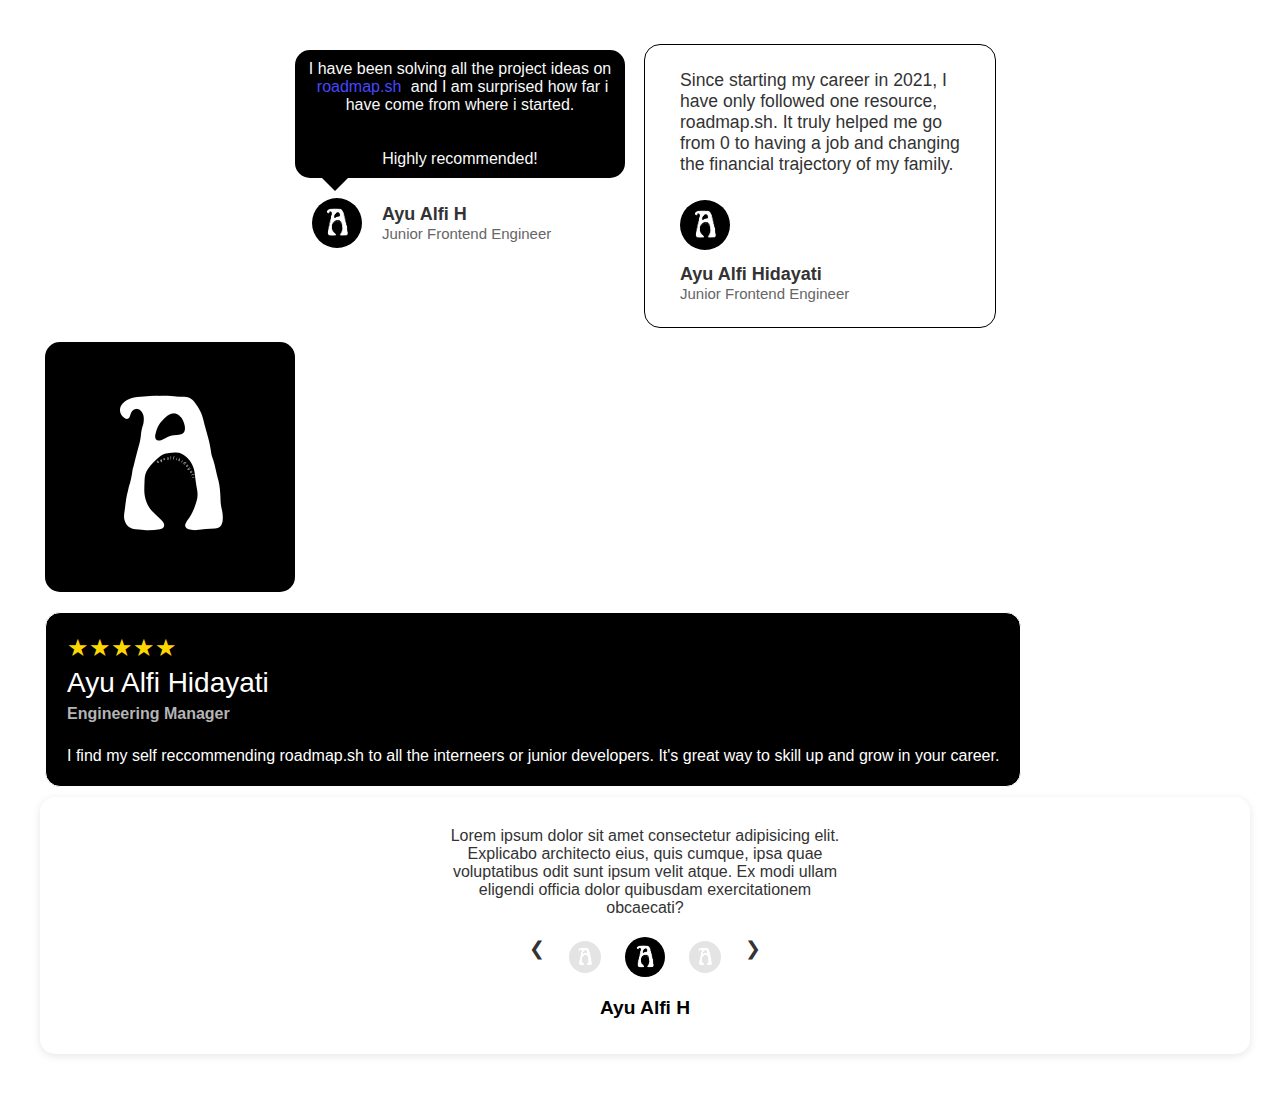
<file: frontend-projects/04-testimonial-card/index.html>
<!DOCTYPE html>
<html lang="en">
<head>
    <meta charset="UTF-8">
    <meta name="viewport" content="width=device-width, initial-scale=1.0">
    <title>Testimonial Cards</title>
    <!--SEO Meta Tags-->
    <meta name="description" content="Ayu Alfi Hidayati, educated in Nurul Jadid Islamic Boarding School Paiton Probolinggo, frontend web junior" />
    <meta name="author" content="Ayu Alfi H" />
    <!-- open graph meta tags-->
    <meta property="og:title" content="Ayu Alfi H | being educated in Nurul Jadid" />
    <meta property="og:description" content="Ayu Alfi Hidayati, Educated in Nurul Jadid Paiton, Frontend Web Junior" />
    <meta property="og:image" content="favicon.ico" href="A (2).png"/>
    <meta property="og:type" content="website" />
    <meta property="og:url" content="https://github.com/ayualfi/mycv2025" />
    <!-- Favicon -->
    <link rel="icon" type="image/x-icon" href="favicon.ico" />
    <link rel="stylesheet" href="testimonialcard.css">
</head>
<body>
    <section class="Testimonials">
    <div class="cards-container">
        <div class="card1-2">
        <div class="card1">
            <div clas="konten-card">
                <div class="bubble-card">
                    <p>I have been solving all the project ideas on <a href="">roadmap.sh</a> and I am surprised how far i have come from where i started.<br><br><br>
                    Highly recommended!</p>
                </div>
                <div class="profile1">
                <img src="A (2).png" alt="Ayu's icon">
                    <div class="content-detail">
                        <h3>Ayu Alfi H</h3>
                        <p>Junior Frontend Engineer</p>
                    </div>
                </div>
            </div>
        </div>
        <div class="card2">
            <div class="konten-card">
                <div>
                    <p class="quote">Since starting my career in 2021, I have only followed one resource, roadmap.sh. It truly helped me go from 0 to having a job and changing the financial trajectory of my family.</p>
                </div>
                <div>
                    <img src="A (2).png" alt="Ayu's icon" class="profile2">
                    <div class="content-detail">
                    <h4>Ayu Alfi Hidayati</h4>
                    <p>Junior Frontend Engineer</p>
                    </div>
                </div>
            </div>
        </div>
        </div>
        <div class="card3">
                <img src="A (2).png" alt="Ayu's icon">
                <div class="konten-card">
                    <div class="rating">&#9733;&#9733;&#9733;&#9733;&#9733;</div>
                    <h4>Ayu Alfi Hidayati</h4>
                    <p class="position">Engineering Manager</p>
                    <p>I find my self reccommending roadmap.sh to all the interneers or junior developers. It's great way to skill up and grow in your career.</p>
                </div>
        </div>
        <div class="slider">
            <div>
                <p class="slider-quote">Lorem ipsum dolor sit amet consectetur adipisicing elit. Explicabo architecto eius, quis cumque, ipsa quae voluptatibus odit sunt ipsum velit atque. Ex modi ullam eligendi officia dolor quibusdam exercitationem obcaecati?</p>
                <div class="slider-profile">
                    <span class="left"></span>
                    <img src="A (2).png" alt="Ayu's icon" class="profile-pic-small">
                    <img src="A (2).png" alt="Ayu's icon" class="profile-pic-small">
                    <img src="A (2).png" alt="Ayu's icon" class="profile-pic-small">
                    <span class="right"></span>
                </div>
                <div class="slider-name">
                    <h1 class="profile-slider-name">Ayu Alfi H</h1>
                </div>
            </div>
        </div>
    </div>
    </section>
</body>
</html>
</file>
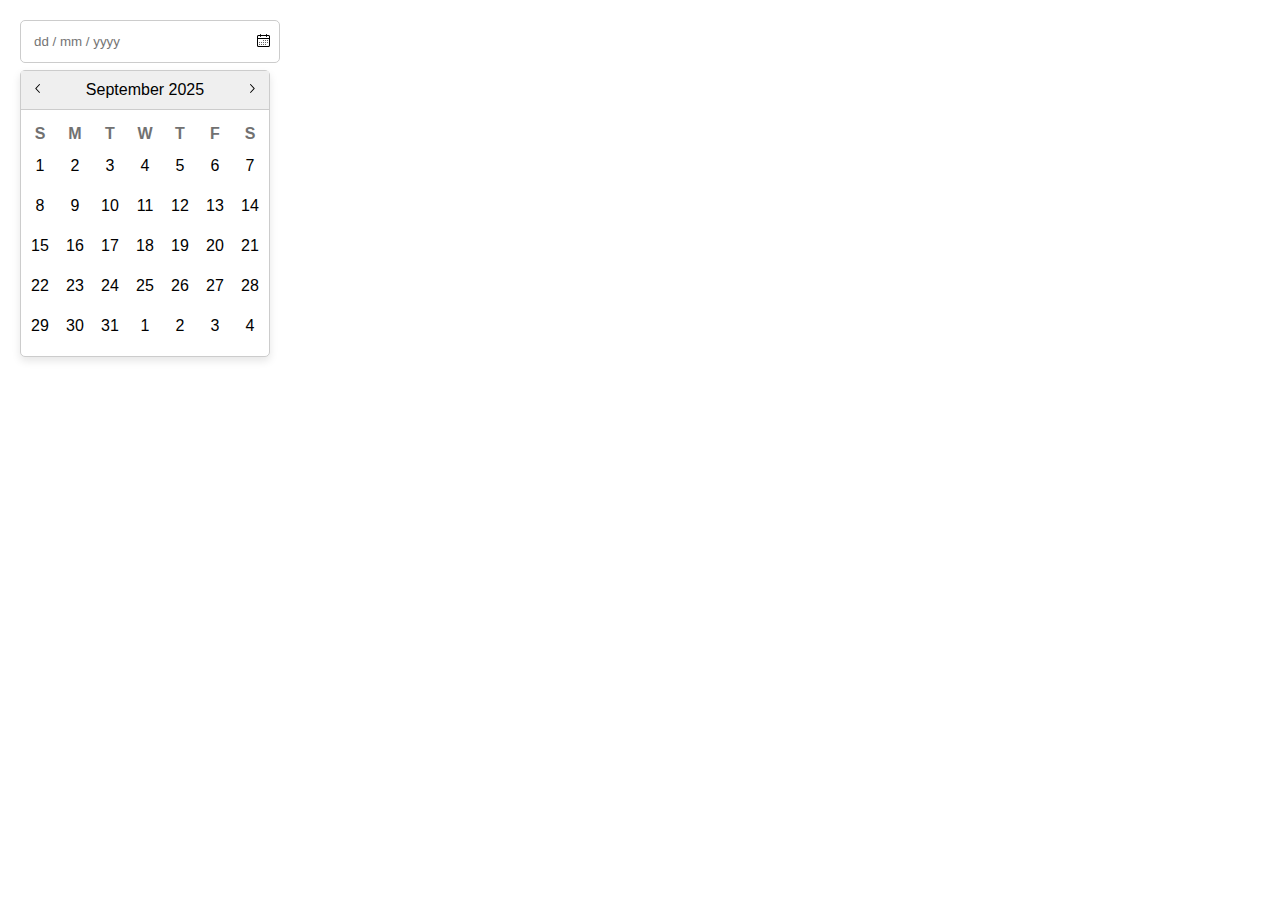
<file: frontend-projects/05-datepickerUI/index.html>
<!DOCTYPE html>
<html lang="en">
<head>
    <meta charset="UTF-8">
    <meta name="viewport" content="width=device-width, initial-scale=1.0">
    <title>Date Picker User Interface</title>
    <link rel="stylesheet" href="datepicker.css">
</head>
<body>
    <div class="datepicker">
        <div class="datepicker-input">
            <input type="text" placeholder="dd / mm / yyyy">
                <button class="datepicker-icon">
                    <img src="calendar.svg", alt="calender icon">
                </button>
        </div>
        <div class="calendar">
            <div class="calendar-header">
                <button class="prev">
                    <img src="chevron-left.svg" alt="Left button">
                </button>
                <span>September 2025</span>
                <button class="last">
                    <img src="chevron-right.svg" alt="Right button">
                </button>
            </div>
            <div class="calendar-body">
                <div class="days-name">
                    <span>S</span>
                    <span>M</span>
                    <span>T</span>
                    <span>W</span>
                    <span>T</span>
                    <span>F</span>
                    <span>S</span>
                </div>
                <div class="days-date">
                    <span>1</span><span>2</span><span>3</span><span>4</span><span>5</span><span>6</span><span>7</span>
                    <span>8</span><span>9</span><span>10</span><span>11</span><span>12</span><span>13</span>
                    <span>14</span><span>15</span><span>16</span><span>17</span><span>18</span><span>19</span>
                    <span>20</span><span>21</span><span>22</span><span>23</span><span>24</span><span>25</span>
                    <span>26</span><span>27</span><span>28</span><span>29</span><span>30</span><span>31</span>
                    <span>1</span><span>2</span><span>3</span><span>4</span>
                </div>
            </div>
        </div>
    </div>
</body>
</html>
</file>
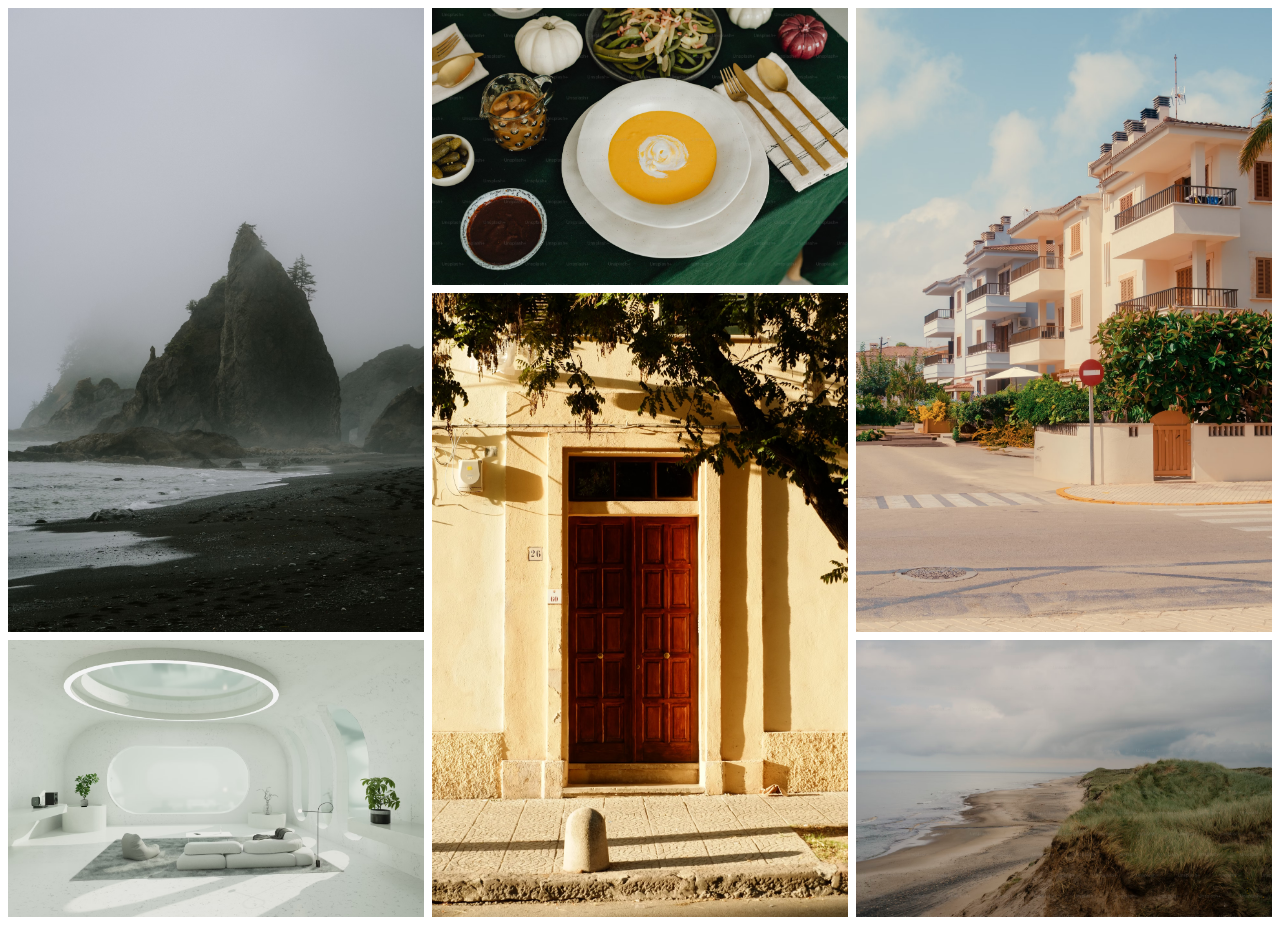
<file: frontend-projects/07-image-grid-layout/index.html>
<!DOCTYPE html>
<html lang="en">
<head>
    <meta charset="UTF-8">
    <meta name="viewport" content="width=device-width, initial-scale=1.0">
    <title>Image Grid Layout</title>
    <link rel="stylesheet" href="picsgrid.css">
</head>
<body>
    <div class="grid_gambar">
        <img src="images/gambar1.avif" alt="1st Pic">
        <img src="images/gambar2.avif" alt="2nd Pic">
        <img src="images/gambar3.avif" alt="3rd Pic">
        <img src="images/gambar4.avif" alt="4th Pic">
        <img src="images/gambar5.avif" alt="5st Pic">
        <img src="images/gambar6.avif" alt="6th Pic">
    </div>
</body>
</html>
</file>
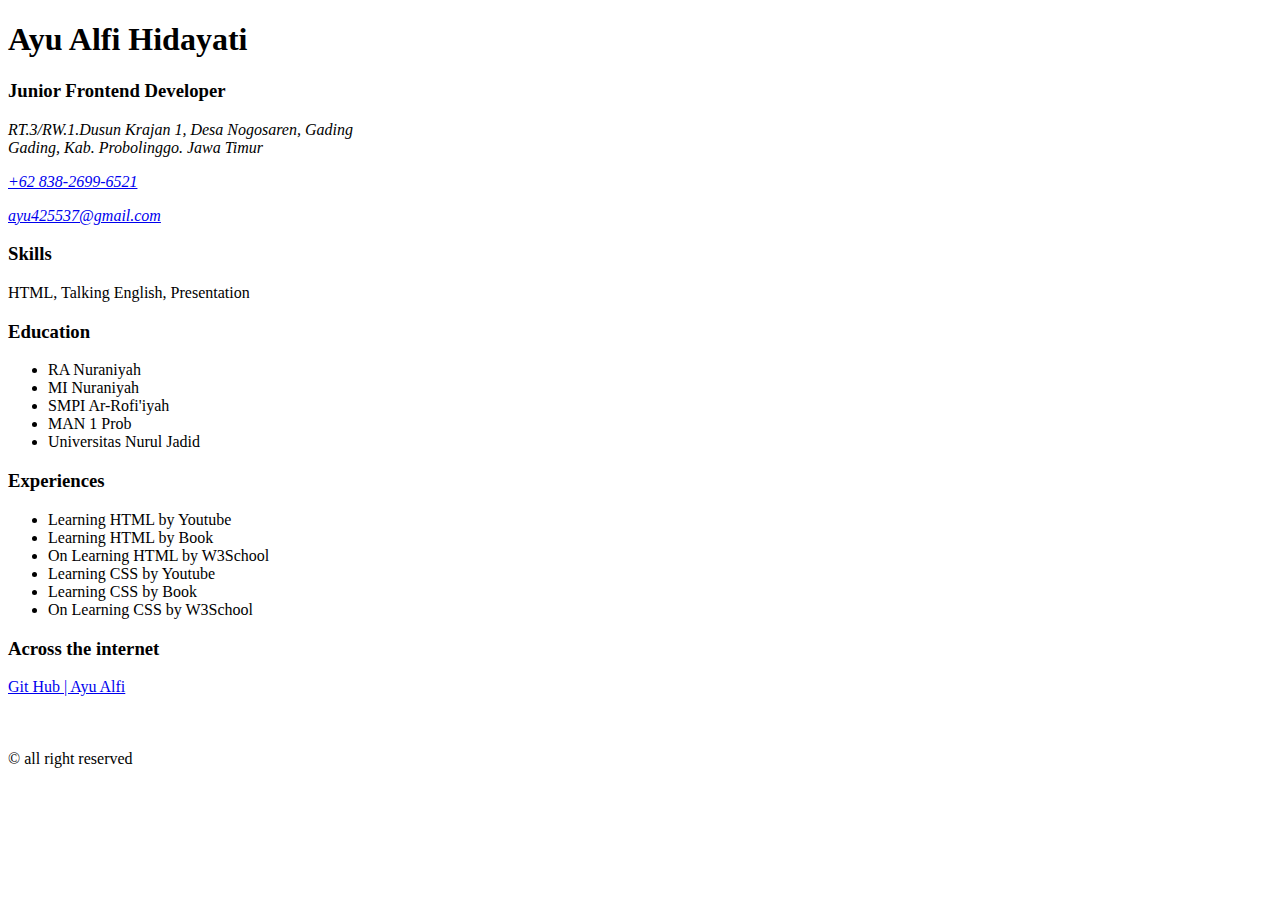
<file: frontend-projects/01-basic-cv-web/my-cuirulum-vitae.html>
<!DOCTYPE html>
<html lang="en">
<head>
    <meta charset="UTF-8">
    <meta name="viewport" content="width=device-width, initial-scale=1.0">
    <title>Ayu's Curriculum Vitae</title>
    <!--SEO Meta Tags-->
    <meta name="description" content="Ayu Alfi Hidayati, educated in Nurul Jadid Islamic Boarding School Paiton Probolinggo, frontend web junior" />
    <meta name="author" content="Ayu Alfi H" />
    <!-- open graph meta tags-->
    <meta property="og:title" content="Ayu Alfi H | being educated in Nurul Jadid" />
    <meta property="og:description" content="Ayu Alfi Hidayati, Educated in Nurul Jadid Paiton, Frontend Web Junior" />
    <meta property="og:image" content="favicon.ico" />
    <meta property="og:type" content="website" />
    <meta property="og:url" content="https://github.com/ayualfi/mycv2025" />
    <!-- Favicon -->
    <link rel="icon" type="image/x-icon" href="favicon.ico" />
</head>
<body>
    <header>
        <h1>Ayu Alfi Hidayati</h1>
        <h3>Junior Frontend Developer</h3>
        <div>
        <address>
        RT.3/RW.1.Dusun Krajan 1, Desa Nogosaren, Gading <br>
        Gading, Kab. Probolinggo. Jawa Timur
        <p><a href="+62 838-2699-6521">+62 838-2699-6521</a></p>
        <p><a href="ayu425537@gmail.com">ayu425537@gmail.com</a></p>
        </address>
        </div>
    </header>
    <main>
        <section>
            <h3>Skills</h3>
            <p>HTML, Talking English, Presentation</p>
        </section>
        <section>
        <h3>Education</h3>
        <ul>
            <li>RA Nuraniyah</li> 
            <li>MI Nuraniyah</li>
            <li>SMPI Ar-Rofi'iyah</li>
            <li>MAN 1 Prob</li>
            <li>Universitas Nurul Jadid</li>
        </ul>
        </section>
        <section>
        <h3>Experiences</h3>
        <ul>
            <li>Learning HTML by Youtube</li>
            <li>Learning HTML by Book</li>
            <li> On Learning HTML by W3School</li>
            <li>Learning CSS by Youtube</li>
            <li>Learning CSS by Book</li>
            <li> On Learning CSS by W3School</li>
        </ul>
        </section>
        <section>
            <h3>Across the internet</h3>
            <a href ="https://github.com/ayualfi">Git Hub | Ayu Alfi</a>
        </section>
    </main><br><br><br>
    <footer>
        &copy; all right reserved
    </footer>
<script src="my-cuirulum-vitae.js"></script>
</body>
</html>
</file>
<file: frontend-projects/04-testimonial-card/testimonialcard.css>
body{
    font-family: Arial, sans-serif;
    background-color: rgb(255, 255, 255);
    justify-content: center;
    margin: 0;
    padding: 20px;
}
*{
    box-sizing: border-box;
    padding: 0;
    border: 0;
    margin: 5px;
}
.content-card{
    flex: 1;
    display: flex;
    flex-direction: column;
}
.quote{
    font-size: 1.1rem;
    color: #333;
    margin-bottom: 20px;
}
.profile1{
    display: flex;
    align-items: center;
    gap: 10px;
    padding: 0 0.75rem;
    width: 100%;
}
.profile1 img,
.profile2{
    width: 50px;
    height: 50px;
    border-radius: 50%;
    object-fit: cover;
}
.content-detail h3,
.content-detail h4{
    margin: 0;
    font-size: 18px;
    color: #333;
}
.content-detail p{
    color: #666;
    font-size: 15px;
    margin: 0;
}
.rating{
    color: #ffd700;
    font-size: 1.5rem;
}

/* Spesifik style for card */
.card1,
.card2{
    max-width: 350px;
}
.card2{
    outline: 1px solid black;
    border-radius: 15px;
    padding: 20px;
}
.card3{
    display: flex;
    gap: 10px;
    align-items: flex-start;
    flex-wrap: wrap;
}
.card3 .konten-card{
    background-color: black;
    color: white;
    padding: 1rem;
    border-radius: 15px;
    border: 1px solid;
    align-items: flex-start;
}
.card3 img{
    width: 33%;
    max-width: 250px;
    border-radius: 15px;
}
.card3 .konten-card h4{
    font-size: 1.75rem;
    font-weight: 400;
    margin-bottom: 0.4rem;
    margin-top: 0.2rem;
}
.card3 .kontent-card p{
    color: #f9f9f9;
    font-size: 1rem;
    line-height: 1.5;
}
.position{
    font-weight: bold;
    color: #b4b4b4;
    margin-bottom: 1.5rem;
}
/* bubble card */
.bubble-card{
    background-color: black;
    color: #f9f9f9;
    padding: 5px;
    text-align: center;
    /* border: 0 solid black; */
    border-radius: 15px;
    position: relative;
    margin-bottom: 15px;
}
.bubble-card::after{
    content: '';
    position: absolute;
    bottom: -13px;
    border-left: 20px solid transparent;
    border-right: 20px solid transparent;
    border-top: 20px solid black;
    left: 2.5rem;
    transform: translateX(-50%);
}
.bubble-card a{
    color: rgb(71, 71, 254);
    text-decoration: none;
}
.bubble-card a:hover{
    text-decoration: underline;
}
/* slider card */
.slider{
    width: 100%;
    background-color: white;
    box-shadow: 0 2px 8px rgba(0, 0, 0, 0.1);
    padding: 20px;
    display: flex;
    flex-direction: column;
    border-radius: 15px;
    align-items: center;
}
.slider-quote{
    color:#333;
    max-width: 400px;
    text-align: center;
    font-size: 1rem;
    margin-bottom: 15px;
}
.slider-profile{
    gap: 10px;
    display: flex;
    justify-content:center ;
}
.profile-pic-small{
    width: 40px;
    height: 40px;
    border-radius: 50px;
}
.slider-profile img:first-of-type,
.slider-profile img:last-of-type{
    scale: 0.8;
    opacity:0.1;
}
.slider-profile .left,
.slider-profile .right{
    color: #333;
    font-size: 1.2rem;
}
.left:before{
    content: "❮";
}
.right:before{
    content: "❯";
}
.slider-name{
    display: flex;
    gap: 10px;
    justify-content: center;
    margin-top: 10px;
}
/* for all testimonials */
.Testimonials{
    display: flex;
    justify-content: center;
    gap: 20px;
    flex-wrap: wrap;
}
.card1-2{
    display: flex;
    justify-content: center;
}
.profile-slider-name{
    font-weight: bold;
    font-size:larger;
}
</file>
<file: frontend-projects/05-datepickerUI/datepicker.css>
*{
    font-family: Arial, sans-serif;
    box-sizing: border-box;
    margin: 0;
    padding: 0;
}
.datepicker{
    position: relative;
    display: inline-block;
    margin: 20px;
}
.datepicker-input{
    display: flex;
    padding: 8px;
    align-items: center;
    border: 1px solid #ccc;
    border-radius: 5px;
}
.datepicker-input input{
    flex-grow: 1;
    padding: 5px;
    border: none;
    outline: none;
    padding-right: 45px;
}
.datepicker-input button{
    background: none;
    border: none;
    align-items: center;
}
.calendar{
    position: absolute;
    background-color:white;
    border: 1px solid #ccc;
    width: 250px;
    box-shadow: 0 4px 8px rgba(0, 0, 0, 0.1);
    border-radius: 5px;
    top: 50px;
}
.calendar-header{
    display: flex;
    background-color: #efefef;
    align-items: center;
    justify-content: space-between;
    padding: 10px;
    border-bottom: 1px solid #ccc;
}
.calendar-header button{
    border: none;
    cursor: pointer;
}
.calendar-body{
    padding: 10px 10px;
}
.days-name{
    display: flex;
    justify-content: space-between;
    margin-bottom: 8px;
    padding-top: 5px;
}
.days-name span{
    font-weight: bold ;
    color: #717171;
}
.days-date{
    display: flex;
    flex-wrap: wrap;
    justify-content: space-between;
}
.days-date span{
    margin-bottom: 5px;
    height: 30px;
    line-height: 30px;
}
.days-name,
.days-date{
    display: grid;
    grid-template-columns: repeat(7, 30px);
    text-align: center;
    gap: 5px;
    justify-content: center;
}
.days-date span:hover{
    background-color: #ccc;
    border-radius: 50%;
}
</file>
<file: frontend-projects/07-image-grid-layout/picsgrid.css>
img{
    width: 100%;
    height: 100%;
    object-fit: cover;
}
.grid_gambar{
    display: grid;
    grid-template-columns: (3, 1fr);
    grid-template-rows: (3, 1fr);
    gap: 8px;
    justify-content: center;
}
.grid_gambar img:nth-child(1){
    grid-area: 1/1/3/2;
}
.grid_gambar img:nth-child(2){
    grid-area: 3/1/4/2;
}
.grid_gambar img:nth-child(3){
    grid-area: 1/2/2/3;
}
.grid_gambar img:nth-child(4){
    grid-area: 2/2/4/3;
}
.grid_gambar img:nth-child(5){
    grid-area: 1/3/3/4;
}
.grid_gambar img:nth-child(6){
    grid-area: 3/3/4/4;
}
</file>
